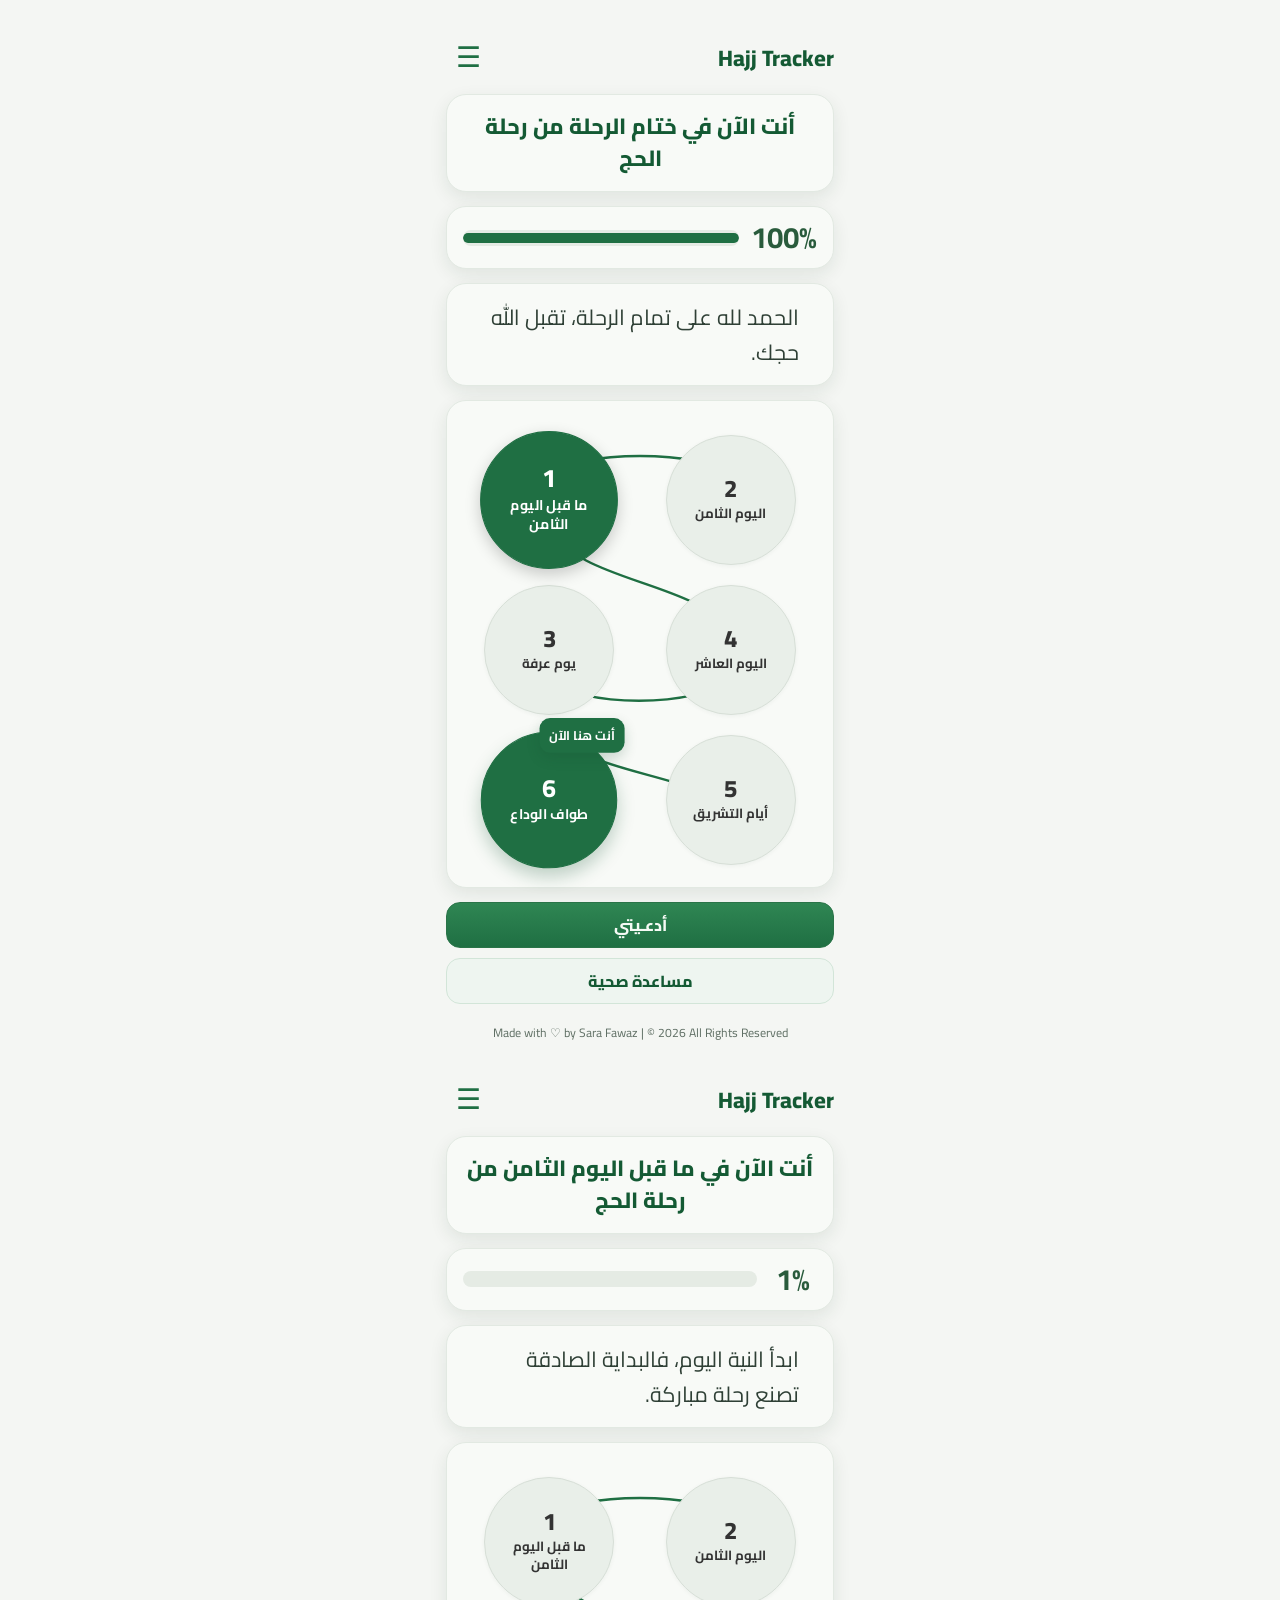
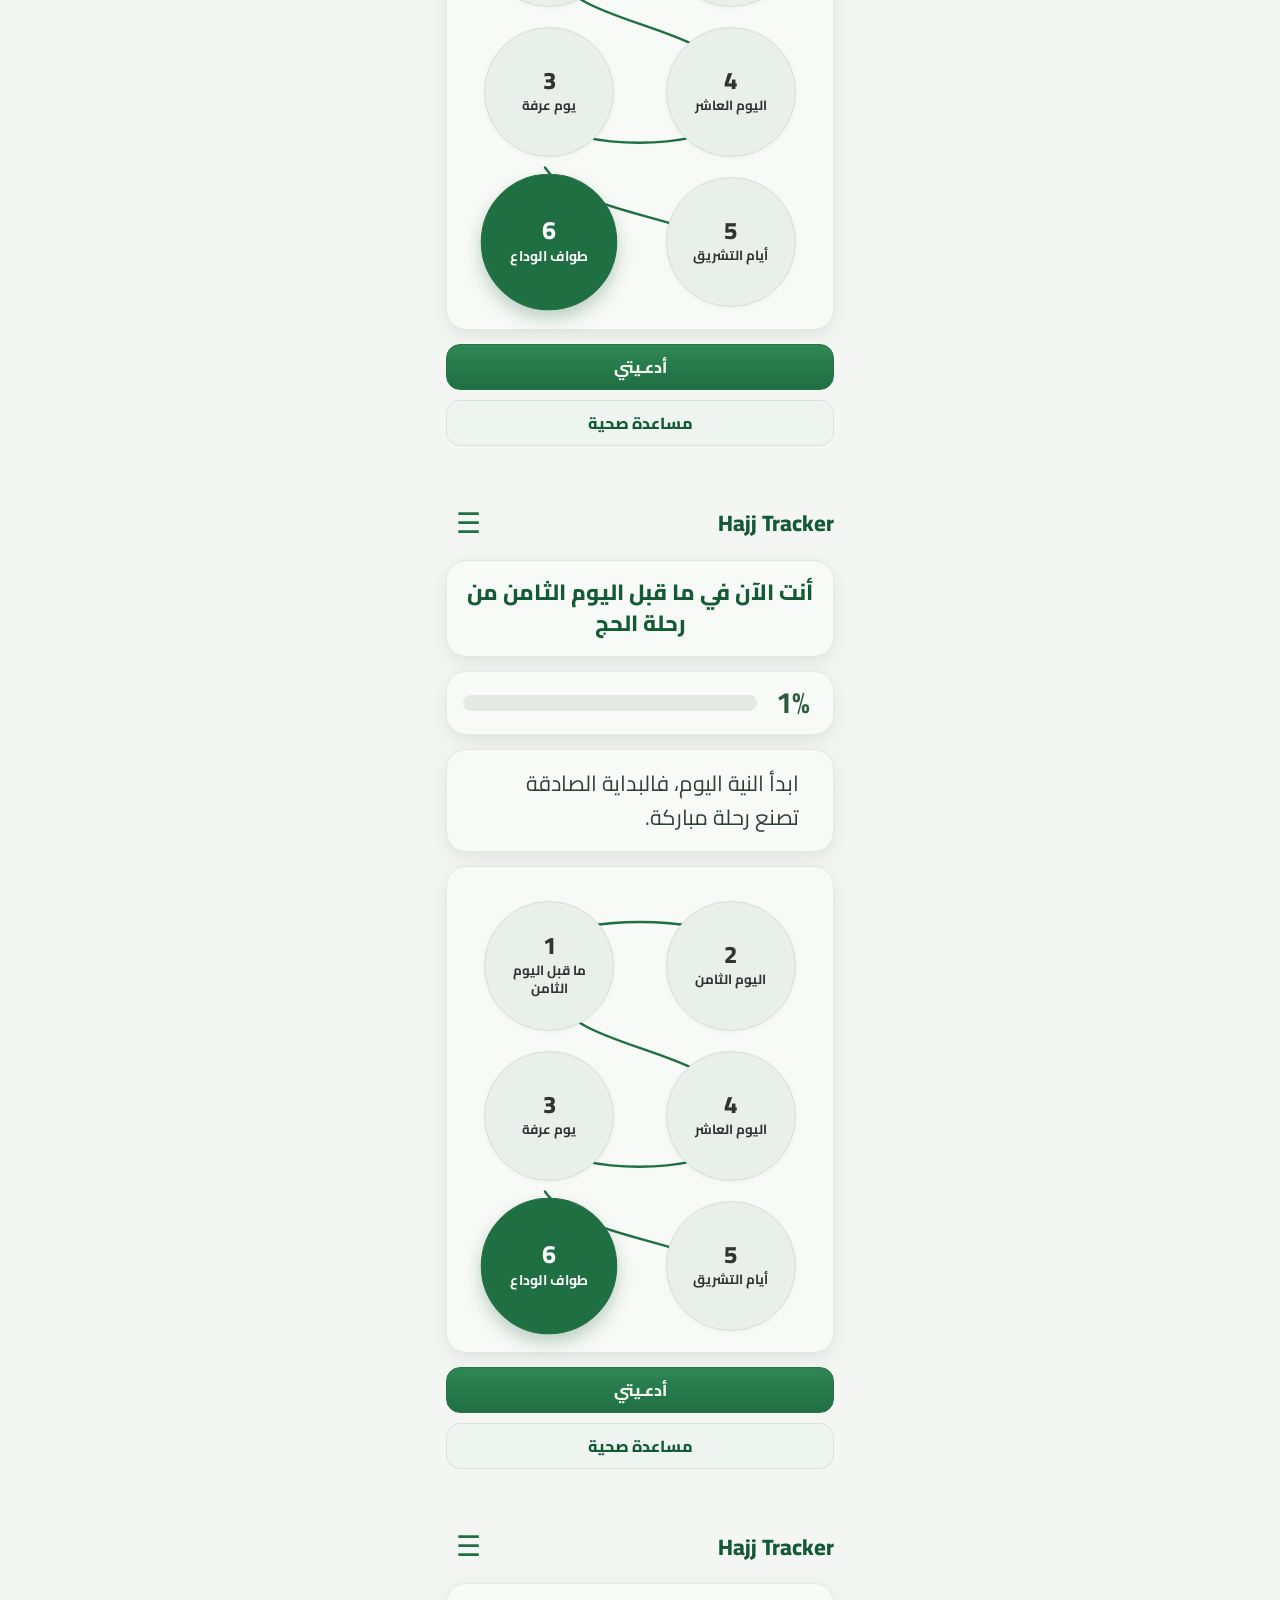
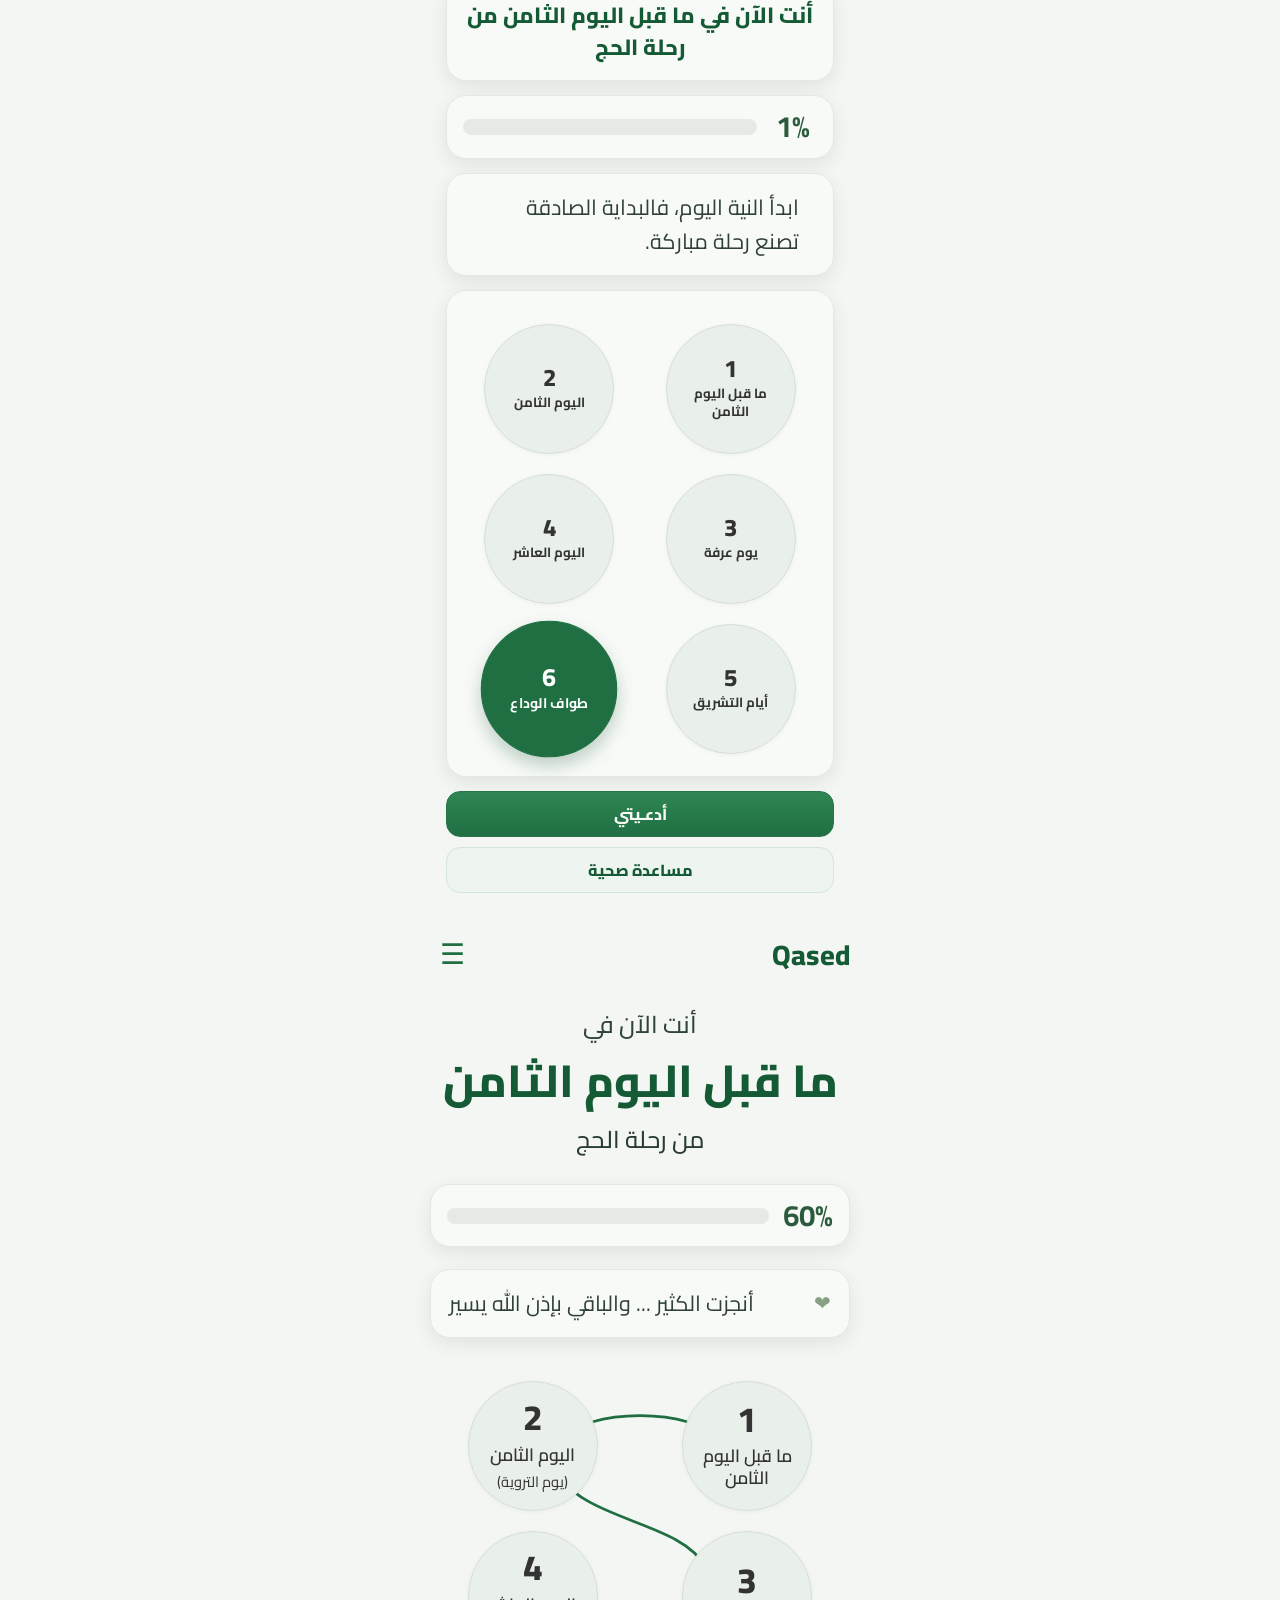
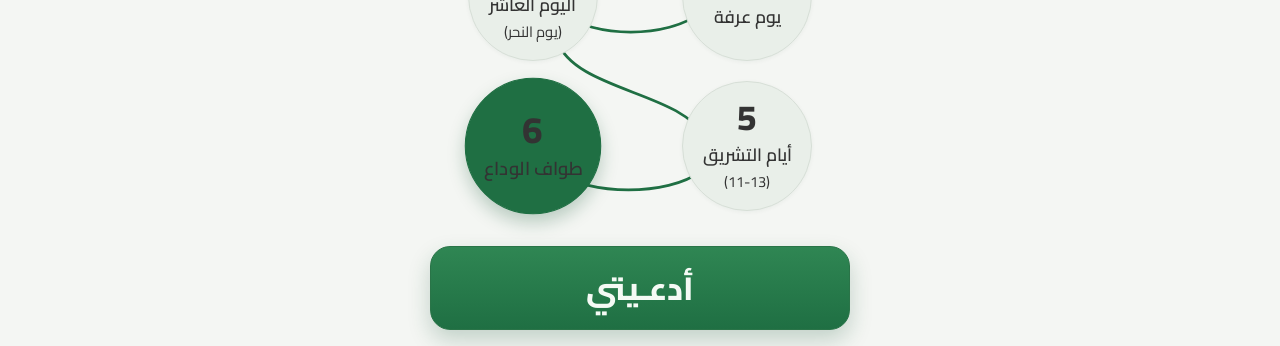
<file: hajj-tracker/index.html>
<!DOCTYPE html>
<html lang="ar" dir="rtl">
<head>
  <meta charset="UTF-8">
  <meta name="viewport" content="width=device-width, initial-scale=1.0">
  <title>Hajj Tracker</title>
  <link rel="preconnect" href="https://fonts.googleapis.com">
  <link rel="preconnect" href="https://fonts.gstatic.com" crossorigin>
  <link href="https://fonts.googleapis.com/css2?family=Cairo:wght@400;500;600;700;800&display=swap" rel="stylesheet">
  <link rel="stylesheet" href="styles.css">
</head>
<body data-page="home">
  <div class="nav-overlay" id="nav-overlay" aria-hidden="true"></div>
  <aside class="sidebar" id="sidebar" aria-label="القائمة">
    <p class="sidebar-title">القائمة</p>
    <a class="sidebar-link" href="index.html">الصفحة الرئيسية</a>
    <a class="sidebar-link" href="about.html">من نحن</a>
  </aside>

  <div class="app-shell">
    <header class="topbar">
      <a href="index.html" class="logo-link">Hajj Tracker</a>
      <button type="button" class="menu-btn" id="menu-btn" aria-label="فتح القائمة">☰</button>
    </header>

    <main class="app-main" aria-label="الصفحة الرئيسية">
      <section class="card">
        <h1 class="page-title">أنت الآن في <span id="dynamic-title">ما قبل اليوم الثامن</span> من رحلة الحج</h1>
      </section>

      <section class="card" aria-label="نسبة التقدم">
        <div class="progress-row">
          <span class="progress-value" id="progress-text">1%</span>
          <div class="progress-track" id="progress-track" role="progressbar" aria-valuemin="0" aria-valuemax="100" aria-valuenow="1">
            <div class="progress-fill" id="progress-fill"></div>
          </div>
        </div>
      </section>

      <section class="card">
        <p class="motivation" id="motivation">ابدأ النية اليوم، فالبداية الصادقة تصنع رحلة مباركة.</p>
      </section>

      <section class="card journey-card" aria-label="مراحل الحج">
        <div class="journey-grid">
          <svg viewBox="0 0 320 420" aria-hidden="true">
            <defs>
              <marker id="arrowHead" markerWidth="10" markerHeight="10" refX="8.5" refY="5" orient="auto" markerUnits="userSpaceOnUse">
                <polygon points="0 0, 10 5, 0 10" fill="#1f6f43"></polygon>
              </marker>
            </defs>
            <path d="M250 55 C215 30, 105 30, 70 55" class="journey-path" marker-end="url(#arrowHead)"></path>
            <path d="M78 102 C98 152, 210 152, 242 197" class="journey-path" marker-end="url(#arrowHead)"></path>
            <path d="M248 242 C210 270, 108 270, 70 242" class="journey-path" marker-end="url(#arrowHead)"></path>
            <path d="M72 286 C102 330, 208 330, 248 364" class="journey-path" marker-end="url(#arrowHead)"></path>
          </svg>

          <div id="here-label">أنت هنا الآن</div>

          <a href="day.html" class="step pos-1" id="step-1"><span class="step-num">1</span><span class="step-title">ما قبل اليوم الثامن</span></a>
          <a href="day.html" class="step pos-2" id="step-2"><span class="step-num">2</span><span class="step-title">اليوم الثامن</span></a>
          <a href="day.html" class="step pos-3" id="step-3"><span class="step-num">3</span><span class="step-title">يوم عرفة</span></a>
          <a href="day.html" class="step pos-4" id="step-4"><span class="step-num">4</span><span class="step-title">اليوم العاشر</span></a>
          <a href="day.html" class="step pos-5" id="step-5"><span class="step-num">5</span><span class="step-title">أيام التشريق</span></a>
          <a href="day.html" class="step pos-6" id="step-6"><span class="step-num">6</span><span class="step-title">طواف الوداع</span></a>
        </div>
      </section>

      <section class="actions-grid">
        <a href="dua.html" class="btn-primary">أدعـيتي</a>
        <a href="health.html" class="btn-secondary">مساعدة صحية</a>
      </section>
    </main>

    <footer class="footer"></footer>
  </div>

  <script src="app.js"></script>
</body>
</html>
<!DOCTYPE html>
<html lang="ar" dir="rtl">
<head>
  <meta charset="UTF-8">
  <meta name="viewport" content="width=device-width, initial-scale=1.0">
  <title>Hajj Tracker</title>
  <link rel="preconnect" href="https://fonts.googleapis.com">
  <link rel="preconnect" href="https://fonts.gstatic.com" crossorigin>
  <link href="https://fonts.googleapis.com/css2?family=Cairo:wght@400;500;600;700;800&display=swap" rel="stylesheet">
  <link rel="stylesheet" href="styles.css">
</head>
<body data-page="home">
  <div class="nav-overlay" id="nav-overlay" aria-hidden="true"></div>
  <aside class="sidebar" id="sidebar" aria-label="القائمة">
    <p class="sidebar-title">القائمة</p>
    <a class="sidebar-link" href="index.html">الصفحة الرئيسية</a>
    <a class="sidebar-link" href="about.html">من نحن</a>
  </aside>

  <div class="app-shell">
    <header class="topbar">
      <a href="index.html" class="logo-link">Hajj Tracker</a>
      <button type="button" class="menu-btn" id="menu-btn" aria-label="فتح القائمة">☰</button>
    </header>

    <main class="app-main" aria-label="الصفحة الرئيسية">
      <section class="card">
        <h1 class="page-title">أنت الآن في <span id="dynamic-title">ما قبل اليوم الثامن</span> من رحلة الحج</h1>
      </section>

      <section class="card" aria-label="نسبة التقدم">
        <div class="progress-row">
          <span class="progress-value" id="progress-text">1%</span>
          <div class="progress-track" id="progress-track" role="progressbar" aria-valuemin="0" aria-valuemax="100" aria-valuenow="1">
            <div class="progress-fill" id="progress-fill"></div>
          </div>
        </div>
      </section>

      <section class="card">
        <p class="motivation" id="motivation">ابدأ النية اليوم، فالبداية الصادقة تصنع رحلة مباركة.</p>
      </section>

      <section class="card journey-card" aria-label="مراحل الحج">
        <div class="journey-grid">
          <svg viewBox="0 0 320 420" aria-hidden="true">
            <defs>
              <marker id="arrowHead" markerWidth="10" markerHeight="10" refX="8.5" refY="5" orient="auto" markerUnits="userSpaceOnUse">
                <polygon points="0 0, 10 5, 0 10" fill="#1f6f43"></polygon>
              </marker>
            </defs>
            <path d="M250 55 C215 30, 105 30, 70 55" class="journey-path" marker-end="url(#arrowHead)"></path>
            <path d="M78 102 C98 152, 210 152, 242 197" class="journey-path" marker-end="url(#arrowHead)"></path>
            <path d="M248 242 C210 270, 108 270, 70 242" class="journey-path" marker-end="url(#arrowHead)"></path>
            <path d="M72 286 C102 330, 208 330, 248 364" class="journey-path" marker-end="url(#arrowHead)"></path>
          </svg>

          <div id="here-label">أنت هنا الآن</div>

          <a href="day.html" class="step pos-1" id="step-1"><span class="step-num">1</span><span class="step-title">ما قبل اليوم الثامن</span></a>
          <a href="day.html" class="step pos-2" id="step-2"><span class="step-num">2</span><span class="step-title">اليوم الثامن</span></a>
          <a href="day.html" class="step pos-3" id="step-3"><span class="step-num">3</span><span class="step-title">يوم عرفة</span></a>
          <a href="day.html" class="step pos-4" id="step-4"><span class="step-num">4</span><span class="step-title">اليوم العاشر</span></a>
          <a href="day.html" class="step pos-5" id="step-5"><span class="step-num">5</span><span class="step-title">أيام التشريق</span></a>
          <a href="day.html" class="step pos-6" id="step-6"><span class="step-num">6</span><span class="step-title">طواف الوداع</span></a>
        </div>
      </section>

      <section class="actions-grid">
        <a href="dua.html" class="btn-primary">أدعـيتي</a>
        <a href="health.html" class="btn-secondary">مساعدة صحية</a>
      </section>
    </main>

    <footer class="footer"></footer>
  </div>

  <script src="app.js"></script>
</body>
</html>
<!DOCTYPE html>
<html lang="ar" dir="rtl">
<head>
  <meta charset="UTF-8">
  <meta name="viewport" content="width=device-width, initial-scale=1.0">
  <title>Hajj Tracker</title>
  <link rel="preconnect" href="https://fonts.googleapis.com">
  <link rel="preconnect" href="https://fonts.gstatic.com" crossorigin>
  <link href="https://fonts.googleapis.com/css2?family=Cairo:wght@400;500;600;700;800&display=swap" rel="stylesheet">
  <link rel="stylesheet" href="styles.css">
</head>
<body data-page="home">
  <div class="nav-overlay" id="nav-overlay" aria-hidden="true"></div>
  <aside class="sidebar" id="sidebar" aria-label="القائمة">
    <p class="sidebar-title">القائمة</p>
    <a class="sidebar-link" href="index.html">الصفحة الرئيسية</a>
    <a class="sidebar-link" href="about.html">من نحن</a>
  </aside>

  <div class="app-shell">
    <header class="topbar">
      <a href="index.html" class="logo-link">Hajj Tracker</a>
      <button type="button" class="menu-btn" id="menu-btn" aria-label="فتح القائمة">☰</button>
    </header>

    <main class="app-main" aria-label="الصفحة الرئيسية">
      <section class="card">
        <h1 class="page-title">أنت الآن في <span id="dynamic-title">ما قبل اليوم الثامن</span> من رحلة الحج</h1>
      </section>

      <section class="card" aria-label="نسبة التقدم">
        <div class="progress-row">
          <span class="progress-value" id="progress-text">1%</span>
          <div class="progress-track" id="progress-track" role="progressbar" aria-valuemin="0" aria-valuemax="100" aria-valuenow="1">
            <div class="progress-fill" id="progress-fill"></div>
          </div>
        </div>
      </section>

      <section class="card">
        <p class="motivation" id="motivation">ابدأ النية اليوم، فالبداية الصادقة تصنع رحلة مباركة.</p>
      </section>

      <section class="card journey-card" aria-label="مراحل الحج">
        <div class="journey-grid">
          <svg viewBox="0 0 320 420" aria-hidden="true">
            <defs>
              <marker id="arrowHead" markerWidth="10" markerHeight="10" refX="8.5" refY="5" orient="auto" markerUnits="userSpaceOnUse">
                <polygon points="0 0, 10 5, 0 10" fill="#1f6f43"></polygon>
              </marker>
            </defs>
            <path d="M250 55 C215 30, 105 30, 70 55" class="journey-path" marker-end="url(#arrowHead)"></path>
            <path d="M78 102 C98 152, 210 152, 242 197" class="journey-path" marker-end="url(#arrowHead)"></path>
            <path d="M248 242 C210 270, 108 270, 70 242" class="journey-path" marker-end="url(#arrowHead)"></path>
            <path d="M72 286 C102 330, 208 330, 248 364" class="journey-path" marker-end="url(#arrowHead)"></path>
          </svg>

          <div id="here-label">أنت هنا الآن</div>

          <a href="day.html" class="step pos-1" id="step-1"><span class="step-num">1</span><span class="step-title">ما قبل اليوم الثامن</span></a>
          <a href="day.html" class="step pos-2" id="step-2"><span class="step-num">2</span><span class="step-title">اليوم الثامن</span></a>
          <a href="day.html" class="step pos-3" id="step-3"><span class="step-num">3</span><span class="step-title">يوم عرفة</span></a>
          <a href="day.html" class="step pos-4" id="step-4"><span class="step-num">4</span><span class="step-title">اليوم العاشر</span></a>
          <a href="day.html" class="step pos-5" id="step-5"><span class="step-num">5</span><span class="step-title">أيام التشريق</span></a>
          <a href="day.html" class="step pos-6" id="step-6"><span class="step-num">6</span><span class="step-title">طواف الوداع</span></a>
        </div>
      </section>

      <section class="actions-grid">
        <a href="dua.html" class="btn-primary">أدعـيتي</a>
        <a href="health.html" class="btn-secondary">مساعدة صحية</a>
      </section>
    </main>

    <footer class="footer"></footer>
  </div>

  <script src="app.js"></script>
</body>
</html>
<!DOCTYPE html>
<html lang="ar" dir="rtl">
<head>
  <meta charset="UTF-8">
  <meta name="viewport" content="width=device-width, initial-scale=1.0">
  <title>Hajj Tracker</title>
  <link rel="preconnect" href="https://fonts.googleapis.com">
  <link rel="preconnect" href="https://fonts.gstatic.com" crossorigin>
  <link href="https://fonts.googleapis.com/css2?family=Cairo:wght@400;500;600;700;800&display=swap" rel="stylesheet">
  <link rel="stylesheet" href="styles.css">
</head>
<body data-page="home">
  <div class="nav-overlay" id="nav-overlay" aria-hidden="true"></div>
  <aside class="sidebar" id="sidebar" aria-label="القائمة">
    <p class="sidebar-title">القائمة</p>
    <a class="sidebar-link" href="index.html">الصفحة الرئيسية</a>
    <a class="sidebar-link" href="about.html">من نحن</a>
  </aside>

  <div class="app-shell">
    <header class="topbar">
      <a href="index.html" class="logo-link">Hajj Tracker</a>
      <button type="button" class="menu-btn" id="menu-btn" aria-label="فتح القائمة">☰</button>
    </header>

    <main class="app-main" aria-label="الصفحة الرئيسية">
      <section class="card">
        <h1 class="page-title">أنت الآن في <span id="dynamic-title">ما قبل اليوم الثامن</span> من رحلة الحج</h1>
      </section>

      <section class="card" aria-label="نسبة التقدم">
        <div class="progress-row">
          <span class="progress-value" id="progress-text">1%</span>
          <div class="progress-track" id="progress-track" role="progressbar" aria-valuemin="0" aria-valuemax="100" aria-valuenow="1">
            <div class="progress-fill" id="progress-fill"></div>
          </div>
        </div>
      </section>

      <section class="card">
        <p class="motivation" id="motivation">ابدأ النية اليوم، فالبداية الصادقة تصنع رحلة مباركة.</p>
      </section>

      <section class="card" aria-label="مراحل الحج">
        <div class="journey-grid">
          <a href="day.html" class="step" id="step-1"><span class="step-num">1</span><span class="step-title">ما قبل اليوم الثامن</span></a>
          <a href="day.html" class="step" id="step-2"><span class="step-num">2</span><span class="step-title">اليوم الثامن</span></a>
          <a href="day.html" class="step" id="step-3"><span class="step-num">3</span><span class="step-title">يوم عرفة</span></a>
          <a href="day.html" class="step" id="step-4"><span class="step-num">4</span><span class="step-title">اليوم العاشر</span></a>
          <a href="day.html" class="step" id="step-5"><span class="step-num">5</span><span class="step-title">أيام التشريق</span></a>
          <a href="day.html" class="step" id="step-6"><span class="step-num">6</span><span class="step-title">طواف الوداع</span></a>
        </div>
      </section>

      <section class="actions-grid">
        <a href="dua.html" class="btn-primary">أدعـيتي</a>
        <a href="health.html" class="btn-secondary">مساعدة صحية</a>
      </section>
    </main>

    <footer class="footer"></footer>
  </div>

  <script src="app.js"></script>
</body>
</html>
<!DOCTYPE html>
<html lang="ar" dir="rtl">
<head>
  <meta charset="UTF-8">
  <meta name="viewport" content="width=device-width, initial-scale=1.0">
  <title>Hajj Tracker - Qased</title>
  <link rel="preconnect" href="https://fonts.googleapis.com">
  <link rel="preconnect" href="https://fonts.gstatic.com" crossorigin>
  <link href="https://fonts.googleapis.com/css2?family=Cairo:wght@400;500;600;700;800&display=swap" rel="stylesheet">
  <style>
    /* ----- Design tokens ----- */
    :root {
      --bg: #f4f6f3;
      --surface: #eef2ec;
      --card: #f8faf7;
      --text: #173f2a;
      --muted: #5f6f64;
      --primary: #1f6f43;
      --primary-dark: #145a34;
      --line: #d7dfd7;
      --step: #ecf1eb;
      --shadow: 0 6px 18px rgba(20, 58, 34, 0.09);
      --radius-lg: 20px;
      --radius-xl: 26px;
      --sidebar-w: 250px;
      --touch-min: 44px;
      --space-section: clamp(1rem, 3.5vw, 1.35rem);
      --transition-nav: 0.3s ease;
    }

    * {
      box-sizing: border-box;
    }

    html {
      scroll-behavior: smooth;
    }

    /* ----- Base layout ----- */
    body {
      margin: 0;
      min-height: 100vh;
      font-family: "Cairo", sans-serif;
      background: var(--bg);
      color: var(--text);
      display: flex;
      flex-direction: column;
      align-items: center;
      padding: clamp(0.75rem, 3vw, 1rem);
    }

    body.nav-open {
      overflow: hidden;
    }

    .page-shell {
      width: 100%;
      max-width: min(100%, 26.25rem);
      display: flex;
      flex-direction: column;
      flex: 1;
      align-items: stretch;
    }

    .app {
      width: 100%;
      display: flex;
      flex-direction: column;
      gap: var(--space-section);
      position: relative;
      flex: 1;
    }

    /* ----- Reusable ----- */
    .stack {
      display: flex;
      flex-direction: column;
      gap: var(--space-section);
    }

    .card {
      background: var(--card);
      border: 1px solid #e2e9e2;
      border-radius: var(--radius-lg);
      box-shadow: var(--shadow);
      padding: clamp(0.85rem, 3vw, 1rem);
    }

    /* ----- Nav overlay ----- */
    .nav-overlay {
      position: fixed;
      inset: 0;
      background: rgba(15, 40, 28, 0.45);
      z-index: 90;
      opacity: 0;
      visibility: hidden;
      pointer-events: none;
      transition: opacity var(--transition-nav), visibility var(--transition-nav);
    }

    .nav-overlay.is-visible {
      opacity: 1;
      visibility: visible;
      pointer-events: auto;
    }

    /* ----- Sidebar (slides from left) ----- */
    .sidebar {
      position: fixed;
      top: 0;
      left: -250px;
      width: var(--sidebar-w);
      max-width: 100%;
      min-height: 100vh;
      min-height: 100dvh;
      background: var(--card);
      border-right: 1px solid var(--line);
      box-shadow: 8px 0 24px rgba(20, 58, 34, 0.12);
      z-index: 100;
      visibility: hidden;
      transition:
        left var(--transition-nav),
        visibility 0s linear 0.3s;
      display: flex;
      flex-direction: column;
      padding: clamp(1rem, 4vw, 1.25rem);
      padding-top: max(1rem, env(safe-area-inset-top));
    }

    .sidebar.is-open {
      left: 0;
      visibility: visible;
      transition:
        left var(--transition-nav),
        visibility 0s linear 0s;
    }

    .sidebar-title {
      margin: 0 0 1rem;
      font-size: clamp(1.1rem, 3.5vw, 1.25rem);
      font-weight: 700;
      color: var(--primary-dark);
    }

    .sidebar-nav {
      display: flex;
      flex-direction: column;
      gap: 0.35rem;
    }

    .sidebar-link {
      display: flex;
      align-items: center;
      min-height: var(--touch-min);
      padding: 0.5rem 0.75rem;
      border-radius: 12px;
      color: var(--text);
      text-decoration: none;
      font-size: clamp(1rem, 3.2vw, 1.1rem);
      font-weight: 600;
      transition: background 0.2s ease;
    }

    .sidebar-link:hover,
    .sidebar-link:focus-visible {
      background: var(--surface);
      outline: none;
    }

    /* ----- Header ----- */
    .topbar {
      display: flex;
      align-items: center;
      justify-content: space-between;
      gap: 0.75rem;
      flex-shrink: 0;
      margin-top: 0.25rem;
    }

    .menu-btn {
      min-width: var(--touch-min);
      min-height: var(--touch-min);
      border: 0;
      border-radius: 12px;
      background: transparent;
      cursor: pointer;
      display: flex;
      align-items: center;
      justify-content: center;
      padding: 0;
      color: var(--primary);
      font-size: clamp(1.5rem, 5vw, 1.75rem);
      line-height: 1;
      transition: background 0.2s ease;
    }

    .menu-btn:hover,
    .menu-btn:focus-visible {
      background: rgba(31, 111, 67, 0.08);
      outline: none;
    }

    .menu-icon {
      display: block;
      font-weight: 400;
    }

    .logo {
      color: var(--primary-dark);
      font-weight: 800;
      font-size: clamp(1.45rem, 5vw, 1.75rem);
      line-height: 1;
      letter-spacing: 0.2px;
    }

    /* ----- Hero ----- */
    .hero {
      text-align: center;
      display: flex;
      flex-direction: column;
      align-items: center;
      gap: clamp(0.35rem, 2vw, 0.5rem);
      margin-top: 0.25rem;
    }

    .hero .small {
      font-size: clamp(1.1rem, 4vw, 1.5rem);
      color: #2f4538;
      font-weight: 500;
    }

    .hero h1 {
      margin: 0;
      line-height: 1.2;
      font-size: clamp(1.65rem, 7vw, 2.8rem);
      color: var(--primary-dark);
      font-weight: 800;
      max-width: 100%;
    }

    .hero .subtitle {
      color: #283c31;
      font-size: clamp(1.1rem, 4vw, 1.5rem);
      font-weight: 500;
    }

    /* ----- Progress ----- */
    .progress-wrap {
      display: flex;
      flex-direction: row;
      align-items: center;
      gap: clamp(0.65rem, 3vw, 0.85rem);
      width: 100%;
    }

    .progress-track {
      flex: 1;
      min-width: 0;
      height: clamp(14px, 4vw, 16px);
      border-radius: 999px;
      background: #e5ebe4;
      overflow: hidden;
      position: relative;
      display: flex;
      align-items: center;
    }

    #progress-fill {
      height: 62%;
      min-height: 8px;
      background: #1f6f43;
      border-radius: 10px;
      width: 0%;
      transition: width 0.5s ease;
    }

    .progress-value {
      flex-shrink: 0;
      min-width: clamp(2.5rem, 15vw, 3rem);
      text-align: center;
      font-size: clamp(1.35rem, 5.5vw, 1.85rem);
      color: #295b3c;
      font-weight: 700;
      line-height: 1;
    }

    .motivation {
      display: flex;
      align-items: center;
      justify-content: space-between;
      gap: 0.5rem;
      color: #2f4036;
      font-size: clamp(1rem, 3.8vw, 1.35rem);
      padding-inline: clamp(0.75rem, 3vw, 1.1rem);
    }

    .heart {
      font-size: clamp(1rem, 3.5vw, 1.25rem);
      color: #88a083;
      flex-shrink: 0;
    }

    /* ----- Journey ----- */
    .journey {
      background: transparent;
      border-radius: var(--radius-xl);
      padding: 0.25rem 0;
      width: 100%;
    }

    .journey-grid {
      position: relative;
      width: 100%;
      display: flex;
      flex-wrap: wrap;
      justify-content: center;
      align-items: flex-start;
      gap: clamp(0.75rem, 3vw, 1.15rem);
      padding: clamp(0.75rem, 2vw, 1.1rem) 0.25rem 0.35rem;
    }

    .journey-grid svg {
      display: none;
    }

    @media (min-width: 768px) {
      .journey-grid {
        display: grid;
        grid-template-columns: 1fr 1fr;
        gap: clamp(1rem, 2.5vw, 1.25rem) clamp(0.9rem, 2.2vw, 1.1rem);
        align-items: center;
        justify-items: center;
        padding: clamp(1rem, 2vw, 1.1rem) 0.25rem 0.35rem;
      }

      .journey-grid svg {
        display: block;
        position: absolute;
        inset: 0;
        width: 100%;
        height: 100%;
        pointer-events: none;
        z-index: 0;
      }
    }

    .step {
      position: relative;
      z-index: 1;
      width: clamp(6.25rem, 38vw, 8.125rem);
      aspect-ratio: 1;
      border-radius: 50%;
      background: var(--step);
      border: 1px solid var(--line);
      display: flex;
      flex-direction: column;
      align-items: center;
      justify-content: center;
      text-align: center;
      padding: clamp(0.65rem, 2.5vw, 1rem) clamp(0.5rem, 2vw, 0.75rem);
      color: #2a4134;
      box-shadow: 0 1px 4px rgba(23, 63, 42, 0.05);
    }

    .step .num {
      font-weight: 800;
      font-size: clamp(1.5rem, 6vw, 2.2rem);
      line-height: 1;
      color: #275f3c;
      margin-bottom: 0.25rem;
    }

    .step .ttl {
      font-size: clamp(0.85rem, 3.2vw, 1.1rem);
      font-weight: 600;
      line-height: 1.25;
    }

    .step .sub {
      font-size: clamp(0.78rem, 2.8vw, 0.92rem);
      color: #48604f;
      line-height: 1.2;
      margin-top: 0.25rem;
    }

    .active-step {
      background: #1f6f43;
      color: white;
      transform: scale(1.06);
      box-shadow: 0 5px 15px rgba(0, 0, 0, 0.2);
      border-color: #1f6f43;
      z-index: 2;
    }

    .inactive-step {
      background: #e9efe9;
      color: #333;
    }

    .active-step .num,
    .active-step .ttl,
    .active-step .sub {
      color: white;
    }

    .inactive-step .num,
    .inactive-step .ttl,
    .inactive-step .sub {
      color: #333;
    }

    #here-label {
      position: absolute;
      top: -0.5rem;
      right: -0.35rem;
      background: #1f6f43;
      color: white;
      padding: 0.3rem 0.55rem;
      border-radius: 10px;
      font-size: clamp(0.65rem, 2.5vw, 0.75rem);
      font-weight: 700;
      white-space: nowrap;
      box-shadow: 0 5px 12px rgba(19, 77, 44, 0.2);
      z-index: 3;
    }

    /* ----- CTA ----- */
    .dua-button {
      margin-top: 0.25rem;
      display: flex;
      align-items: center;
      justify-content: center;
      min-height: max(5.25rem, var(--touch-min));
      border-radius: 20px;
      background: linear-gradient(180deg, #2f8653 0%, #1f6f43 100%);
      color: #f5faf5;
      text-decoration: none;
      font-size: clamp(1.35rem, 5.5vw, 2rem);
      font-weight: 800;
      border: 1px solid #2a7448;
      box-shadow: 0 10px 22px rgba(18, 84, 49, 0.22);
      transition: filter 0.2s ease, transform 0.2s ease;
      width: 100%;
    }

    .dua-button:hover {
      filter: brightness(1.03);
    }

    .dua-button:active {
      transform: translateY(1px);
    }

    /* ----- Mobile: progress full width, smaller type ----- */
    @media (max-width: 480px) {
      .progress-wrap {
        flex-direction: column;
        align-items: stretch;
      }

      .progress-value {
        order: -1;
        width: 100%;
        text-align: center;
      }

      .progress-track {
        width: 100%;
      }
    }

    @media (max-width: 374px) {
      body {
        padding: 0.65rem;
      }

      .hero h1 {
        font-size: clamp(1.45rem, 8vw, 1.85rem);
      }
    }
  </style>
</head>
<body>
  <div class="nav-overlay" id="nav-overlay" aria-hidden="true"></div>

  <aside class="sidebar" id="sidebar" aria-label="القائمة" aria-hidden="true">
    <p class="sidebar-title">القائمة</p>
    <nav class="sidebar-nav" aria-label="روابط الصفحة">
      <a class="sidebar-link" href="#top">الرئيسية</a>
      <a class="sidebar-link" href="about.html">من نحن</a>
    </nav>
  </aside>

  <div class="page-shell">
    <main class="app" id="top" aria-label="Hajj Tracker App">
      <header class="topbar">
        <div class="logo" aria-label="Qased Logo">Qased</div>
        <button type="button" class="menu-btn" id="menu-btn" aria-label="فتح القائمة" aria-expanded="false" aria-controls="sidebar">
          <span class="menu-icon" aria-hidden="true">☰</span>
        </button>
      </header>

      <div class="stack">
        <section class="hero" aria-label="Current Day">
          <div class="small">أنت الآن في</div>
          <h1 id="hajj-day">اليوم العاشر</h1>
          <div class="subtitle">من رحلة الحج</div>
        </section>

        <section class="card" aria-label="Progress">
          <div class="progress-wrap">
            <span class="progress-value" id="progress-text">60%</span>
            <div class="progress-track" role="progressbar" aria-valuemin="0" aria-valuemax="100" aria-valuenow="60" aria-label="نسبة التقدم">
              <div id="progress-fill"></div>
            </div>
          </div>
        </section>

        <section class="card motivation" aria-label="Motivation">
          <span class="heart" aria-hidden="true">❤</span>
          <span>أنجزت الكثير ... والباقي بإذن الله يسير</span>
        </section>

        <section class="journey" aria-label="Journey Map">
          <div class="journey-grid">
            <svg viewBox="0 0 360 490" aria-hidden="true">
              <defs>
                <marker id="arrowHead" markerWidth="10" markerHeight="10" refX="8.5" refY="5" orient="auto" markerUnits="userSpaceOnUse">
                  <polygon points="0 0, 10 5, 0 10" fill="#1f6f43"></polygon>
                </marker>
              </defs>
              <path d="M270 84 C235 48, 125 48, 90 84" stroke="#1f6f43" stroke-width="3" stroke-linecap="round" fill="none" marker-end="url(#arrowHead)"/>
              <path d="M90 114 C110 170, 225 170, 250 220" stroke="#1f6f43" stroke-width="3" stroke-linecap="round" fill="none" marker-end="url(#arrowHead)"/>
              <path d="M245 270 C210 298, 130 298, 95 270" stroke="#1f6f43" stroke-width="3" stroke-linecap="round" fill="none" marker-end="url(#arrowHead)"/>
              <path d="M90 300 C110 355, 225 355, 250 405" stroke="#1f6f43" stroke-width="3" stroke-linecap="round" fill="none" marker-end="url(#arrowHead)"/>
              <path d="M245 442 C210 468, 125 468, 90 442" stroke="#1f6f43" stroke-width="3" stroke-linecap="round" fill="none" marker-end="url(#arrowHead)"/>
            </svg>
            <div id="here-label">أنت هنا الآن</div>

            <article class="step inactive-step" id="step-1">
              <div class="num">1</div>
              <div class="ttl">ما قبل اليوم الثامن</div>
            </article>

            <article class="step inactive-step" id="step-2">
              <div class="num">2</div>
              <div class="ttl">اليوم الثامن</div>
              <div class="sub">(يوم التروية)</div>
            </article>

            <article class="step inactive-step" id="step-3">
              <div class="num">3</div>
              <div class="ttl">يوم عرفة</div>
            </article>

            <article class="step inactive-step" id="step-4">
              <div class="num">4</div>
              <div class="ttl">اليوم العاشر</div>
              <div class="sub">(يوم النحر)</div>
            </article>

            <article class="step inactive-step" id="step-5">
              <div class="num">5</div>
              <div class="ttl">أيام التشريق</div>
              <div class="sub">(11-13)</div>
            </article>

            <article class="step inactive-step" id="step-6">
              <div class="num">6</div>
              <div class="ttl">طواف الوداع</div>
            </article>
          </div>
        </section>

        <a href="dua.html" class="dua-button">أدعـيتي</a>
      </div>
    </main>
  </div>

  <script>
    (function () {
      const overlay = document.getElementById("nav-overlay");
      const sidebar = document.getElementById("sidebar");
      const menuBtn = document.getElementById("menu-btn");
      const sidebarLinks = sidebar.querySelectorAll(".sidebar-link");

      function openNav() {
        sidebar.classList.add("is-open");
        overlay.classList.add("is-visible");
        overlay.setAttribute("aria-hidden", "false");
        sidebar.setAttribute("aria-hidden", "false");
        document.body.classList.add("nav-open");
        menuBtn.setAttribute("aria-expanded", "true");
        menuBtn.setAttribute("aria-label", "إغلاق القائمة");
      }

      function closeNav() {
        sidebar.classList.remove("is-open");
        overlay.classList.remove("is-visible");
        overlay.setAttribute("aria-hidden", "true");
        sidebar.setAttribute("aria-hidden", "true");
        document.body.classList.remove("nav-open");
        menuBtn.setAttribute("aria-expanded", "false");
        menuBtn.setAttribute("aria-label", "فتح القائمة");
      }

      function toggleNav() {
        if (sidebar.classList.contains("is-open")) {
          closeNav();
        } else {
          openNav();
        }
      }

      menuBtn.addEventListener("click", function (e) {
        e.stopPropagation();
        toggleNav();
      });

      overlay.addEventListener("click", closeNav);

      sidebarLinks.forEach(function (link) {
        link.addEventListener("click", function () {
          closeNav();
        });
      });

      document.addEventListener("keydown", function (e) {
        if (e.key === "Escape" && sidebar.classList.contains("is-open")) {
          closeNav();
        }
      });
    })();

    const today = new Date();
    const formattedDate = today.toISOString().split("T")[0];

    const hajjDays = {
      "2026-05-23": "ما قبل اليوم الثامن",
      "2026-05-24": "ما قبل اليوم الثامن",
      "2026-05-25": "اليوم الثامن",
      "2026-05-26": "اليوم التاسع",
      "2026-05-27": "اليوم العاشر",
      "2026-05-28": "أول أيام التشريق",
      "2026-05-29": "ثاني أيام التشريق",
      "2026-05-30": "ثالث أيام التشريق",
      "2026-05-31": "ختام الرحلة",
      "2026-06-01": "ختام الرحلة"
    };

    const selectedText = hajjDays[formattedDate] || "ما قبل اليوم الثامن";
    document.getElementById("hajj-day").innerText = selectedText;

    const progressMap = {
      "2026-05-23": 1,
      "2026-05-24": 10,
      "2026-05-25": 20,
      "2026-05-26": 40,
      "2026-05-27": 60,
      "2026-05-28": 75,
      "2026-05-29": 90,
      "2026-05-30": 100,
      "2026-05-31": 100,
      "2026-06-01": 100
    };

    let progress = progressMap[formattedDate];
    if (progress === undefined) {
      progress = 1;
    }

    document.getElementById("progress-text").innerText = progress + "%";
    document.getElementById("progress-fill").style.width = progress + "%";
    document.querySelector(".progress-track").setAttribute("aria-valuenow", progress);

    const hajjSteps = {
      "2026-05-23": "step-1",
      "2026-05-24": "step-1",
      "2026-05-25": "step-2",
      "2026-05-26": "step-3",
      "2026-05-27": "step-4",
      "2026-05-28": "step-5",
      "2026-05-29": "step-5",
      "2026-05-30": "step-5",
      "2026-05-31": "step-6",
      "2026-06-01": "step-6"
    };

    const activeStepId = hajjSteps[formattedDate] || "step-1";

    document.querySelectorAll(".step").forEach(function (el) {
      el.classList.remove("active-step");
      el.classList.add("inactive-step");
    });

    const label = document.getElementById("here-label");
    const activeStep = document.getElementById(activeStepId);
    if (activeStep) {
      activeStep.classList.remove("inactive-step");
      activeStep.classList.add("active-step");
      activeStep.appendChild(label);
    }
  </script>
</body>
</html>
</file>
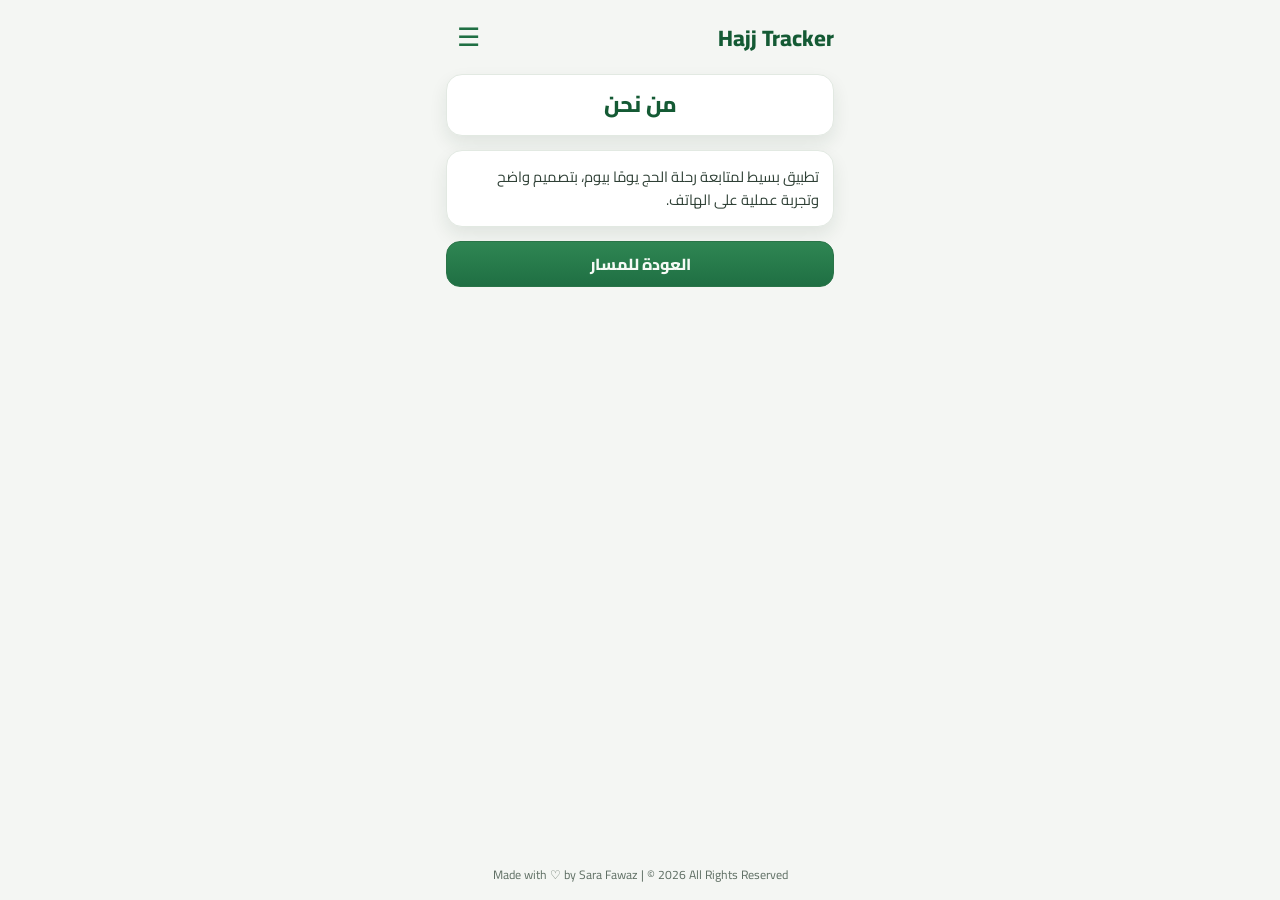
<file: hajj-tracker/about.html>
<!DOCTYPE html>
<html lang="ar" dir="rtl">
<head>
  <meta charset="UTF-8">
  <meta name="viewport" content="width=device-width, initial-scale=1.0">
  <title>من نحن - Hajj Tracker</title>
  <link rel="preconnect" href="https://fonts.googleapis.com">
  <link rel="preconnect" href="https://fonts.gstatic.com" crossorigin>
  <link href="https://fonts.googleapis.com/css2?family=Cairo:wght@400;500;600;700;800&display=swap" rel="stylesheet">
  <link rel="stylesheet" href="styles.css">
</head>
<body>
  <div class="nav-overlay" id="nav-overlay" aria-hidden="true"></div>
  <aside class="sidebar" id="sidebar" aria-label="القائمة">
    <p class="sidebar-title">القائمة</p>
    <a class="sidebar-link" href="index.html">الصفحة الرئيسية</a>
    <a class="sidebar-link" href="about.html">من نحن</a>
  </aside>

  <div class="app-shell">
    <header class="topbar">
      <a href="index.html" class="logo-link">Hajj Tracker</a>
      <button type="button" class="menu-btn" id="menu-btn" aria-label="فتح القائمة">☰</button>
    </header>
    <main class="app-main">
      <section class="card">
        <h1 class="page-title">من نحن</h1>
      </section>
      <section class="card">
        <p class="body-text">تطبيق بسيط لمتابعة رحلة الحج يومًا بيوم، بتصميم واضح وتجربة عملية على الهاتف.</p>
      </section>
      <a href="index.html" class="btn-primary">العودة للمسار</a>
    </main>
    <footer class="footer">Made with ♡ by Sara Fawaz | © 2026 All Rights Reserved</footer>
  </div>
  <script src="app.js"></script>
</body>
</html>
</file>
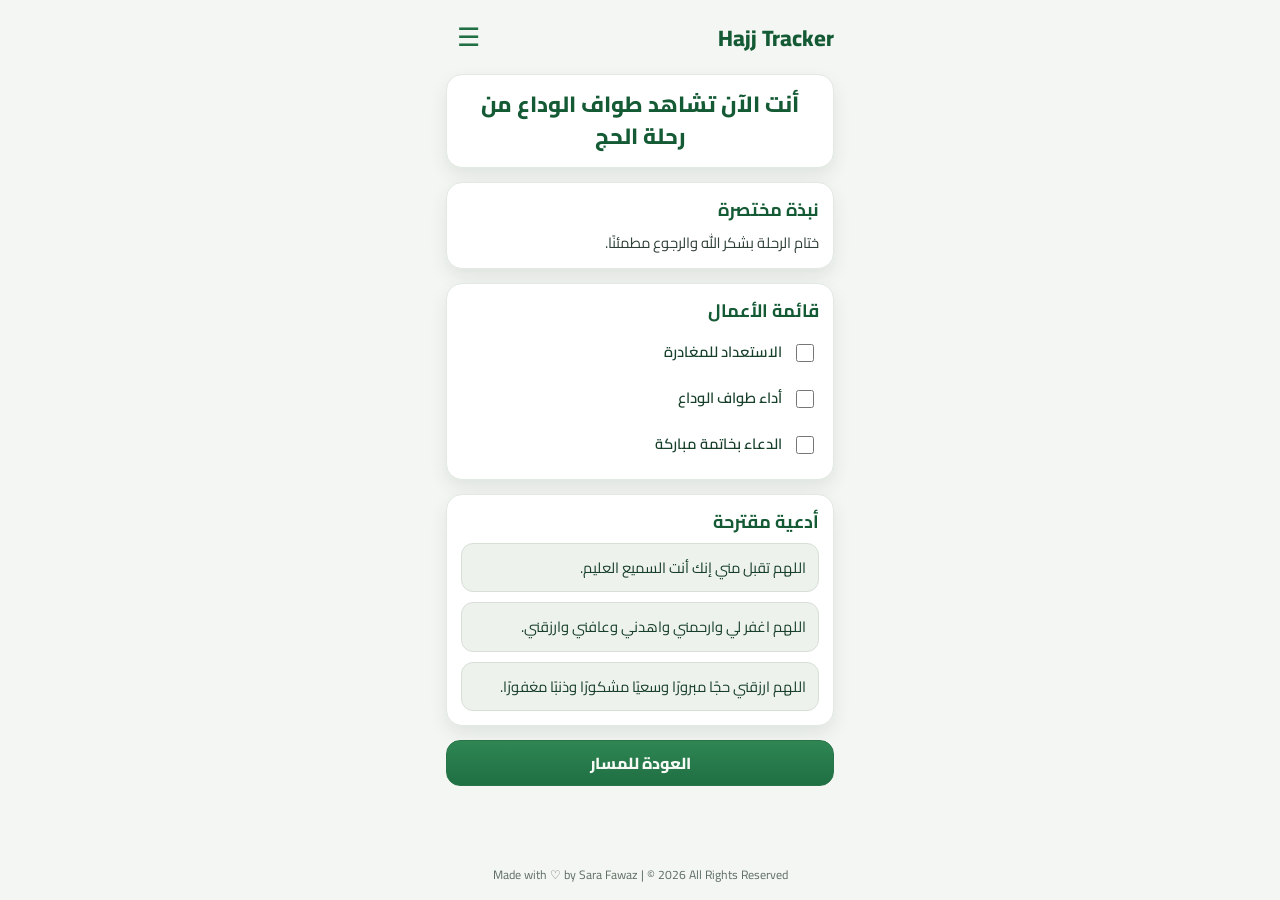
<file: hajj-tracker/day.html>
<!DOCTYPE html>
<html lang="ar" dir="rtl">
<head>
  <meta charset="UTF-8">
  <meta name="viewport" content="width=device-width, initial-scale=1.0">
  <title>رحلة اليوم - Hajj Tracker</title>
  <link rel="preconnect" href="https://fonts.googleapis.com">
  <link rel="preconnect" href="https://fonts.gstatic.com" crossorigin>
  <link href="https://fonts.googleapis.com/css2?family=Cairo:wght@400;500;600;700;800&display=swap" rel="stylesheet">
  <link rel="stylesheet" href="styles.css">
</head>
<body data-page="day">
  <div class="nav-overlay" id="nav-overlay" aria-hidden="true"></div>
  <aside class="sidebar" id="sidebar" aria-label="القائمة">
    <p class="sidebar-title">القائمة</p>
    <a class="sidebar-link" href="index.html">الصفحة الرئيسية</a>
    <a class="sidebar-link" href="about.html">من نحن</a>
  </aside>

  <div class="app-shell">
    <header class="topbar">
      <a href="index.html" class="logo-link">Hajj Tracker</a>
      <button type="button" class="menu-btn" id="menu-btn" aria-label="فتح القائمة">☰</button>
    </header>

    <main class="app-main" aria-label="صفحة اليوم">
      <section class="card">
        <h1 class="page-title">أنت الآن تشاهد <span id="selected-day-title">ما قبل اليوم الثامن</span> من رحلة الحج</h1>
      </section>

      <section class="notice warning hidden" id="day-notice" aria-live="polite"></section>

      <section class="card">
        <h2 class="section-title">نبذة مختصرة</h2>
        <p class="body-text" id="day-description">مرحلة تمهيدية قبل بدء مناسك الحج.</p>
      </section>

      <section class="card">
        <h2 class="section-title">قائمة الأعمال</h2>
        <ul class="checklist" id="checklist"></ul>
      </section>

      <section class="card">
        <h2 class="section-title">أدعية مقترحة</h2>
        <div class="dua-mini-list" id="duas-mini-list"></div>
      </section>

      <a href="index.html" class="btn-primary">العودة للمسار</a>
    </main>

    <footer class="footer"></footer>
  </div>

  <script src="app.js"></script>
</body>
</html>
</file>
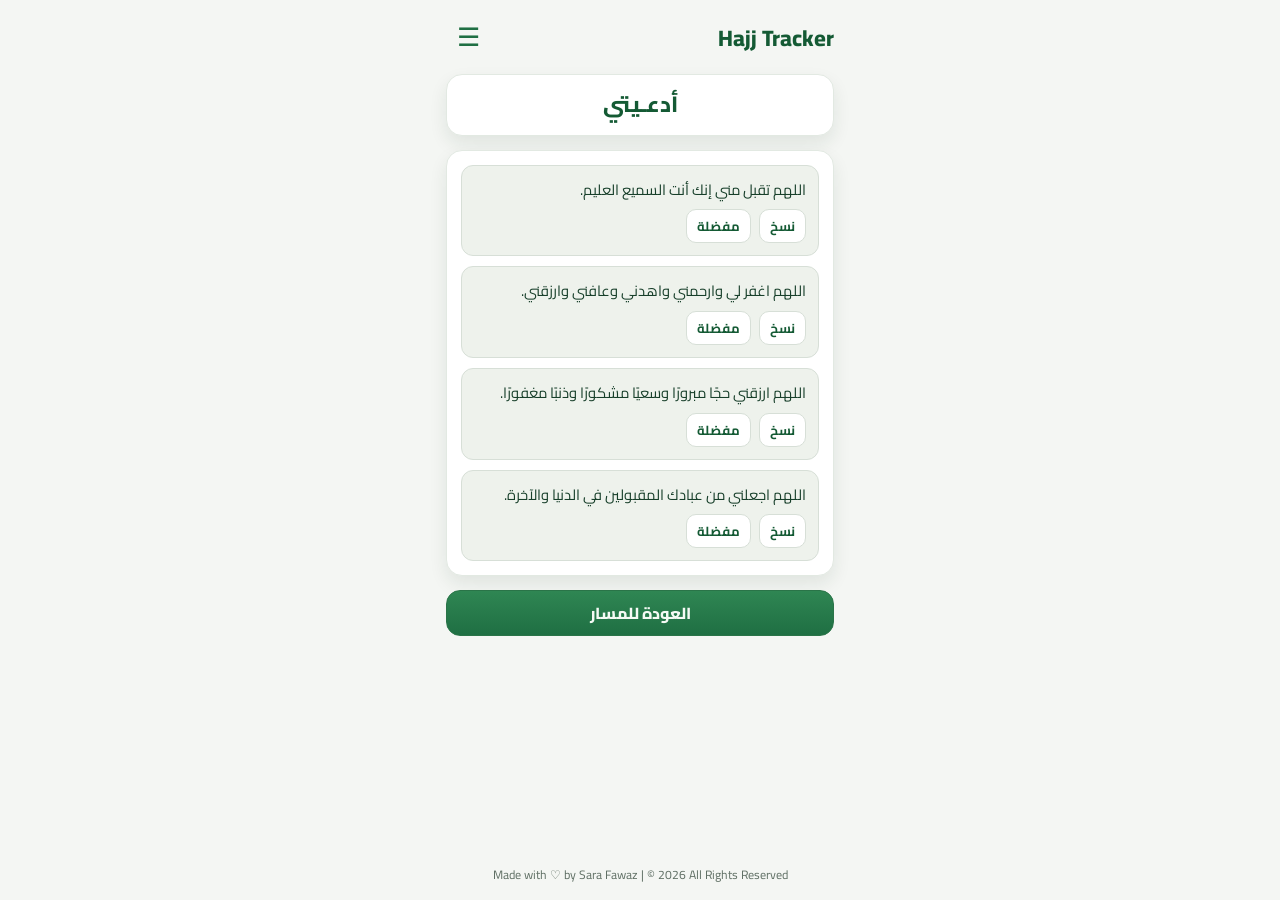
<file: hajj-tracker/dua.html>
<!DOCTYPE html>
<html lang="ar" dir="rtl">
<head>
  <meta charset="UTF-8">
  <meta name="viewport" content="width=device-width, initial-scale=1.0">
  <title>أدعـيتي - Hajj Tracker</title>
  <link rel="preconnect" href="https://fonts.googleapis.com">
  <link rel="preconnect" href="https://fonts.gstatic.com" crossorigin>
  <link href="https://fonts.googleapis.com/css2?family=Cairo:wght@400;500;600;700;800&display=swap" rel="stylesheet">
  <link rel="stylesheet" href="styles.css">
</head>
<body data-page="dua">
  <div class="nav-overlay" id="nav-overlay" aria-hidden="true"></div>
  <aside class="sidebar" id="sidebar" aria-label="القائمة">
    <p class="sidebar-title">القائمة</p>
    <a class="sidebar-link" href="index.html">الصفحة الرئيسية</a>
    <a class="sidebar-link" href="about.html">من نحن</a>
  </aside>

  <div class="app-shell">
    <header class="topbar">
      <a href="index.html" class="logo-link">Hajj Tracker</a>
      <button type="button" class="menu-btn" id="menu-btn" aria-label="فتح القائمة">☰</button>
    </header>

    <main class="app-main" aria-label="صفحة الأدعية">
      <section class="card">
        <h1 class="page-title">أدعـيتي</h1>
      </section>

      <section class="card">
        <div class="dua-list" id="dua-list"></div>
      </section>

      <a href="index.html" class="btn-primary">العودة للمسار</a>
    </main>

    <footer class="footer"></footer>
  </div>

  <script src="app.js"></script>
</body>
</html>
</file>
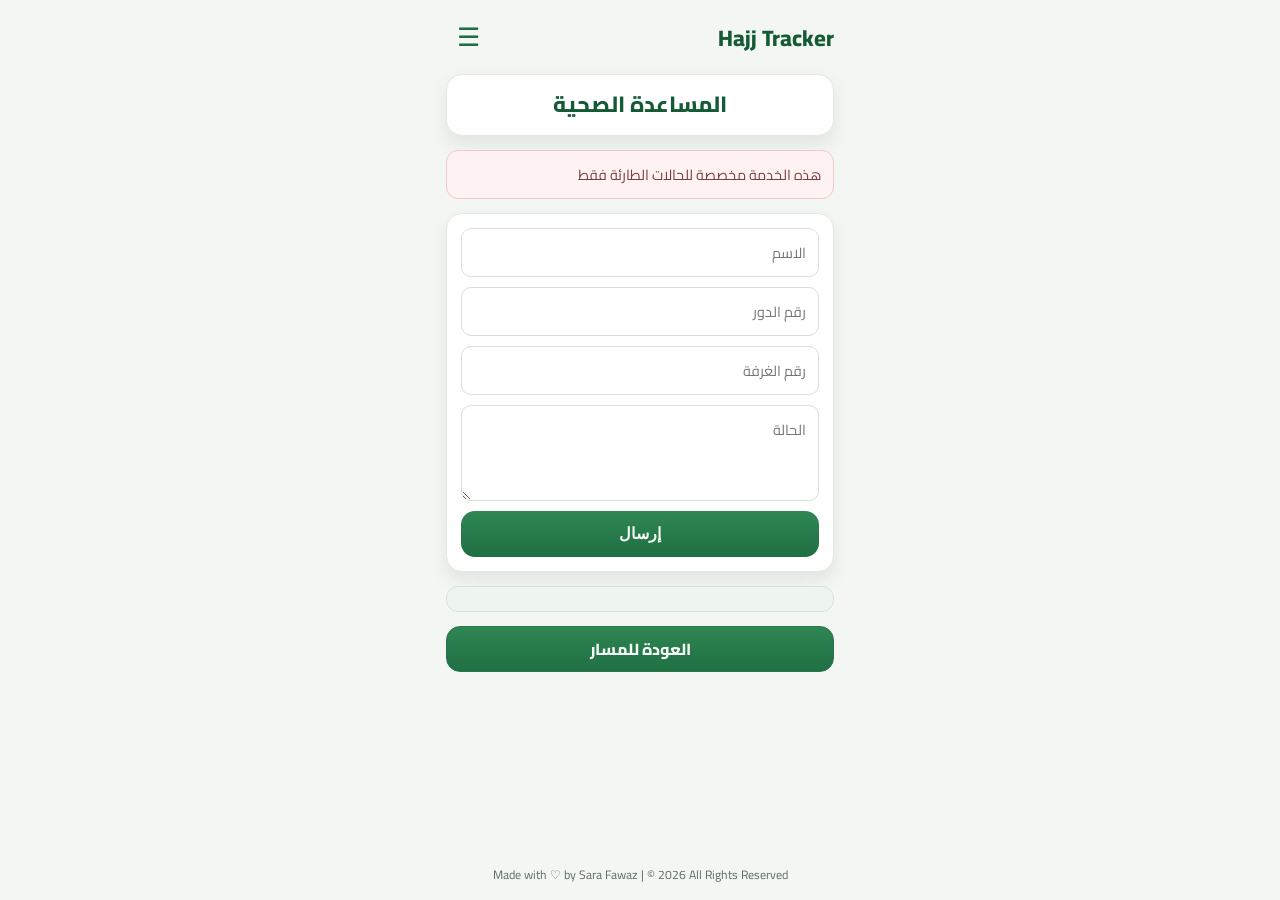
<file: hajj-tracker/health.html>
<!DOCTYPE html>
<html lang="ar" dir="rtl">
<head>
  <meta charset="UTF-8">
  <meta name="viewport" content="width=device-width, initial-scale=1.0">
  <title>المساعدة الصحية - Hajj Tracker</title>
  <link rel="preconnect" href="https://fonts.googleapis.com">
  <link rel="preconnect" href="https://fonts.gstatic.com" crossorigin>
  <link href="https://fonts.googleapis.com/css2?family=Cairo:wght@400;500;600;700;800&display=swap" rel="stylesheet">
  <link rel="stylesheet" href="styles.css">
</head>
<body data-page="health">
  <div class="nav-overlay" id="nav-overlay" aria-hidden="true"></div>
  <aside class="sidebar" id="sidebar" aria-label="القائمة">
    <p class="sidebar-title">القائمة</p>
    <a class="sidebar-link" href="index.html">الصفحة الرئيسية</a>
    <a class="sidebar-link" href="about.html">من نحن</a>
  </aside>

  <div class="app-shell">
    <header class="topbar">
      <a href="index.html" class="logo-link">Hajj Tracker</a>
      <button type="button" class="menu-btn" id="menu-btn" aria-label="فتح القائمة">☰</button>
    </header>

    <main class="app-main" aria-label="صفحة المساعدة الصحية">
      <section class="card">
        <h1 class="page-title">المساعدة الصحية</h1>
      </section>

      <section class="notice warning">هذه الخدمة مخصصة للحالات الطارئة فقط</section>

      <section class="card">
        <form id="health-form" class="form-grid">
          <input class="input" type="text" name="name" placeholder="الاسم" required>
          <input class="input" type="text" name="floor" placeholder="رقم الدور" required>
          <input class="input" type="text" name="room" placeholder="رقم الغرفة" required>
          <textarea class="textarea" name="condition" placeholder="الحالة" required></textarea>
          <button type="submit" class="btn-primary" style="border:0;">إرسال</button>
        </form>
      </section>

      <section class="notice" id="health-status" aria-live="polite"></section>

      <a href="index.html" class="btn-primary">العودة للمسار</a>
    </main>

    <footer class="footer"></footer>
  </div>

  <script src="app.js"></script>
</body>
</html>
</file>
<file: hajj-tracker/styles.css>
:root {
  --bg: #f4f6f3;
  --surface: #eef2ec;
  --card: #ffffff;
  --text: #173f2a;
  --muted: #5f6f64;
  --primary: #1f6f43;
  --primary-dark: #145a34;
  --line: #d7dfd7;
  --shadow: 0 8px 18px rgba(20, 58, 34, 0.09);
  --radius-lg: 16px;
  --radius-md: 12px;
  --touch-min: 44px;
}

* {
  box-sizing: border-box;
}

html {
  scroll-behavior: smooth;
}

body {
  margin: 0;
  min-height: 100vh;
  min-height: 100dvh;
  font-family: "Cairo", sans-serif;
  background: var(--bg);
  color: var(--text);
  direction: rtl;
}

body.nav-open {
  overflow: hidden;
}

a {
  color: inherit;
}

.app-shell {
  width: 100%;
  max-width: 420px;
  margin: 0 auto;
  padding: 16px;
  padding-bottom: max(16px, env(safe-area-inset-bottom));
  min-height: 100vh;
  min-height: 100dvh;
  display: flex;
  flex-direction: column;
  gap: 14px;
}

.app-main {
  display: flex;
  flex-direction: column;
  gap: 14px;
  flex: 1;
}

.nav-overlay {
  position: fixed;
  inset: 0;
  background: rgba(15, 40, 28, 0.45);
  z-index: 90;
  opacity: 0;
  visibility: hidden;
  pointer-events: none;
  transition: opacity 0.3s ease, visibility 0.3s ease;
}

.nav-overlay.is-visible {
  opacity: 1;
  visibility: visible;
  pointer-events: auto;
}

.sidebar {
  position: fixed;
  top: 0;
  left: -260px;
  width: 260px;
  max-width: 100%;
  min-height: 100vh;
  min-height: 100dvh;
  background: var(--card);
  border-right: 1px solid var(--line);
  box-shadow: 8px 0 24px rgba(20, 58, 34, 0.12);
  z-index: 100;
  visibility: hidden;
  transition: left 0.3s ease, visibility 0s linear 0.3s;
  display: flex;
  flex-direction: column;
  padding: 16px;
  padding-top: max(16px, env(safe-area-inset-top));
  gap: 8px;
}

.sidebar.is-open {
  left: 0;
  visibility: visible;
  transition: left 0.3s ease, visibility 0s linear 0s;
}

.sidebar-title {
  margin: 0 0 8px;
  color: var(--primary-dark);
  font-size: 1.1rem;
  font-weight: 700;
}

.sidebar-link {
  text-decoration: none;
  min-height: var(--touch-min);
  display: flex;
  align-items: center;
  padding: 8px 12px;
  border-radius: 10px;
  font-size: 1rem;
  font-weight: 600;
}

.sidebar-link:hover,
.sidebar-link:focus-visible {
  background: var(--surface);
  outline: none;
}

.topbar {
  display: flex;
  align-items: center;
  justify-content: space-between;
  gap: 10px;
}

.logo-link {
  text-decoration: none;
  color: var(--primary-dark);
  font-size: 1.4rem;
  line-height: 1;
  font-weight: 800;
}

.menu-btn {
  width: var(--touch-min);
  height: var(--touch-min);
  border: 0;
  border-radius: 12px;
  background: transparent;
  color: var(--primary);
  font-size: 1.6rem;
  line-height: 1;
  cursor: pointer;
}

.menu-btn:hover,
.menu-btn:focus-visible {
  background: rgba(31, 111, 67, 0.08);
  outline: none;
}

.card {
  background: var(--card);
  border: 1px solid #e2e9e2;
  border-radius: var(--radius-lg);
  box-shadow: var(--shadow);
  padding: 14px;
}

.page-title {
  margin: 0;
  text-align: center;
  color: var(--primary-dark);
  font-size: 1.375rem;
  line-height: 1.45;
  font-weight: 800;
}

.section-title {
  margin: 0 0 8px;
  color: var(--primary-dark);
  font-size: 1.125rem;
  line-height: 1.45;
  font-weight: 700;
}

.body-text,
.motivation {
  margin: 0;
  font-size: 0.92rem;
  line-height: 1.6;
  color: #2f4036;
}

.progress-row {
  display: flex;
  align-items: center;
  gap: 12px;
}

.progress-value {
  min-width: 42px;
  text-align: center;
  font-size: 1rem;
  font-weight: 700;
  color: #295b3c;
}

.progress-track {
  flex: 1;
  min-width: 0;
  height: 14px;
  border-radius: 999px;
  background: #e5ebe4;
  overflow: hidden;
}

.progress-fill {
  width: 0;
  height: 100%;
  border-radius: 999px;
  background: #1f6f43;
  transition: width 0.4s ease;
}

.journey-grid {
  position: relative;
  display: grid;
  grid-template-columns: 1fr 1fr;
  gap: 14px 12px;
  justify-items: center;
  align-items: center;
  min-height: 420px;
  padding: 8px 0;
}

.journey-grid svg {
  position: absolute;
  inset: 0;
  width: 100%;
  height: 100%;
  pointer-events: none;
}

.journey-path {
  stroke: #1f6f43;
  stroke-width: 2.3;
  stroke-linecap: round;
  fill: none;
}

.step {
  width: 106px;
  aspect-ratio: 1;
  border-radius: 50%;
  border: 1px solid var(--line);
  background: #e9efe9;
  text-decoration: none;
  display: flex;
  flex-direction: column;
  align-items: center;
  justify-content: center;
  text-align: center;
  gap: 4px;
  padding: 10px 8px;
  color: #333;
  box-shadow: 0 1px 4px rgba(23, 63, 42, 0.05);
  transition: transform 0.2s ease, box-shadow 0.2s ease;
  position: relative;
  z-index: 2;
}

.step:hover {
  transform: scale(1.03);
  box-shadow: 0 4px 14px rgba(23, 63, 42, 0.12);
}

.step.active {
  background: var(--primary);
  color: #fff;
  border-color: var(--primary);
  transform: scale(1.05);
  box-shadow: 0 8px 16px rgba(21, 85, 52, 0.26);
}

.step-num {
  font-size: 1.5rem;
  line-height: 1;
  font-weight: 800;
}

.step-title {
  font-size: 0.83rem;
  line-height: 1.35;
  font-weight: 700;
}

.pos-1 { grid-column: 2; grid-row: 1; }
.pos-2 { grid-column: 1; grid-row: 1; }
.pos-3 { grid-column: 2; grid-row: 2; }
.pos-4 { grid-column: 1; grid-row: 2; }
.pos-5 { grid-column: 1; grid-row: 3; }
.pos-6 { grid-column: 2; grid-row: 3; }

#here-label {
  position: absolute;
  background: #1f6f43;
  color: #fff;
  border-radius: 10px;
  padding: 6px 10px;
  font-size: 0.75rem;
  font-weight: 700;
  white-space: nowrap;
  z-index: 3;
  box-shadow: 0 6px 12px rgba(19, 77, 44, 0.24);
  display: none;
}

.step.active #here-label {
  display: block;
  top: -14px;
  right: -8px;
}

.actions-grid {
  display: flex;
  flex-direction: column;
  gap: 10px;
}

.btn-primary,
.btn-secondary {
  width: 100%;
  min-height: 46px;
  border-radius: 14px;
  display: flex;
  align-items: center;
  justify-content: center;
  text-decoration: none;
  font-size: 1rem;
  font-weight: 800;
}

.btn-primary {
  border: 1px solid #2a7448;
  background: linear-gradient(180deg, #2f8653 0%, #1f6f43 100%);
  color: #f5faf5;
}

.btn-secondary {
  border: 1px solid #d2e5d8;
  background: #eef5f0;
  color: var(--primary-dark);
}

.notice {
  border-radius: var(--radius-md);
  background: #eef5f0;
  border: 1px solid #d2e5d8;
  padding: 12px;
  font-size: 0.9rem;
  line-height: 1.6;
  color: #2f4036;
}

.notice.warning {
  background: #fff2f2;
  border-color: #f2c9c9;
  color: #7c3d3d;
}

.hidden {
  display: none;
}

.checklist {
  list-style: none;
  margin: 0;
  padding: 0;
  display: flex;
  flex-direction: column;
  gap: 6px;
}

.checklist-label {
  display: flex;
  align-items: center;
  gap: 10px;
  min-height: 40px;
  padding: 4px 2px;
  border-radius: 10px;
  font-size: 0.92rem;
  line-height: 1.5;
  font-weight: 600;
  cursor: pointer;
}

.checklist-label:hover {
  background: var(--surface);
}

.checklist-label input {
  width: 18px;
  height: 18px;
  accent-color: var(--primary);
}

.dua-list,
.dua-mini-list {
  display: flex;
  flex-direction: column;
  gap: 10px;
}

.dua-card {
  background: var(--surface);
  border: 1px solid var(--line);
  border-radius: 12px;
  padding: 12px;
  display: flex;
  flex-direction: column;
  gap: 8px;
}

.dua-text {
  margin: 0;
  font-size: 0.92rem;
  line-height: 1.6;
}

.inline-actions {
  display: flex;
  gap: 8px;
}

.small-btn {
  min-height: 34px;
  border-radius: 10px;
  border: 1px solid var(--line);
  background: #fff;
  color: var(--primary-dark);
  padding: 0 10px;
  font-family: inherit;
  font-size: 0.82rem;
  font-weight: 700;
  cursor: pointer;
}

.small-btn.active {
  border-color: var(--primary);
  color: var(--primary);
}

.form-grid {
  display: flex;
  flex-direction: column;
  gap: 10px;
}

.input,
.textarea {
  width: 100%;
  border: 1px solid #d7dfd7;
  border-radius: 10px;
  padding: 10px 12px;
  font-family: inherit;
  font-size: 0.9rem;
  background: #fff;
}

.textarea {
  min-height: 96px;
  resize: vertical;
}

.footer {
  text-align: center;
  font-size: 0.76rem;
  line-height: 1.5;
  color: var(--muted);
  padding-top: 6px;
}

@media (max-width: 374px) {
  .app-shell {
    padding-inline: 14px;
  }

  .step {
    width: 98px;
  }

  .step-title {
    font-size: 0.76rem;
  }
}
</file>
